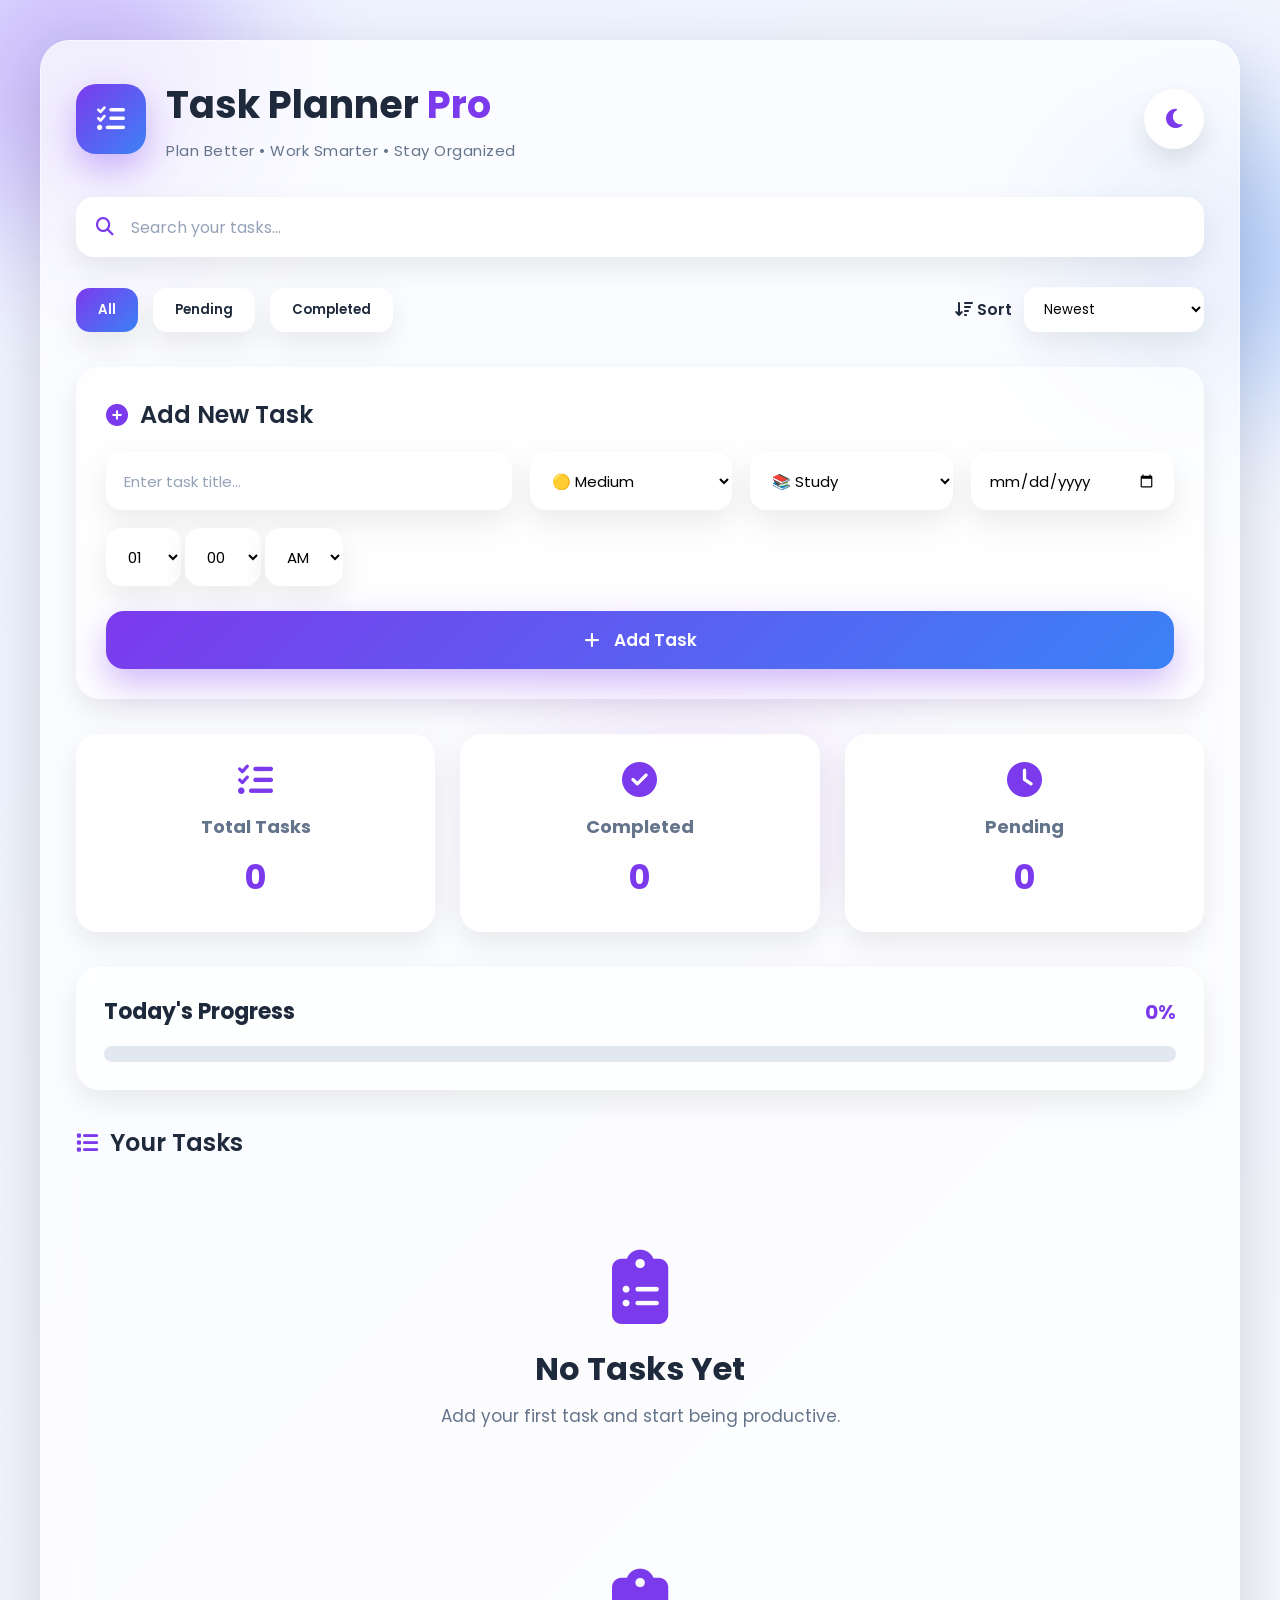
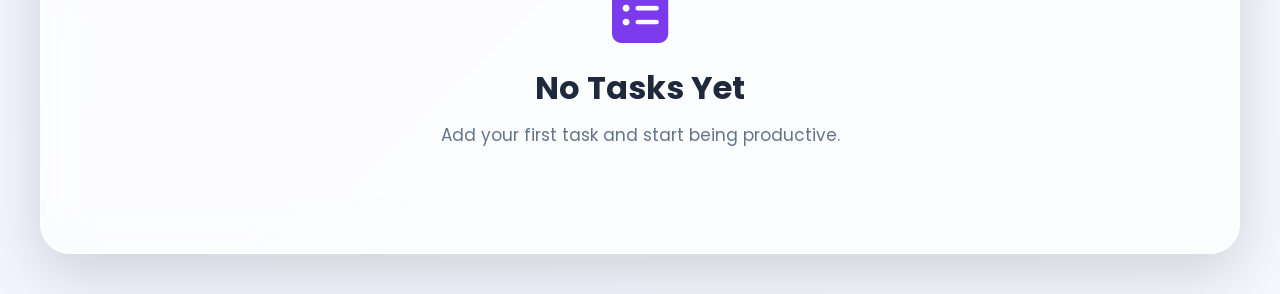
<file: backup-v1/index.html>
<!DOCTYPE html>
<html lang="en">

<head>
    <meta charset="UTF-8">
    <meta name="viewport" content="width=device-width, initial-scale=1.0">

    <title>Task Planner Pro</title>

    <!-- Google Font -->
    <link rel="preconnect" href="https://fonts.googleapis.com">
    <link rel="preconnect" href="https://fonts.gstatic.com" crossorigin>
    <link href="https://fonts.googleapis.com/css2?family=Poppins:wght@300;400;500;600;700;800&display=swap" rel="stylesheet">

    <!-- Font Awesome -->
    <link rel="stylesheet"
        href="https://cdnjs.cloudflare.com/ajax/libs/font-awesome/6.7.2/css/all.min.css">

        <link rel="manifest" href="manifest.json">

    <!-- CSS -->
    <link rel="stylesheet" href="style.css">
</head>

<body>

    <div class="background-shapes">
        <span></span>
        <span></span>
        <span></span>
    </div>

    <div class="container">

        <!-- ================= HEADER ================= -->

        <header class="header">

            <div class="logo-section">

                <div class="logo-icon">
                    <i class="fa-solid fa-list-check"></i>
                </div>

                <div>

                    <h1>Task Planner <span>Pro</span></h1>

                    <p>
                        Plan Better • Work Smarter • Stay Organized
                    </p>

                </div>

            </div>

            <button id="themeToggle" title="Toggle Theme">
                <i class="fa-solid fa-moon"></i>
            </button>

        </header>

        <!-- ================= SEARCH ================= -->

        <section class="search-section">

            <div class="search-box">

                <i class="fa-solid fa-magnifying-glass"></i>

                <input
                    type="text"
                    id="searchTask"
                    placeholder="Search your tasks..."
                >

            </div>

        </section>

        <!-- ================= FILTER ================= -->

        <section class="filter-sort-wrapper">

            <div class="filter-section">

                <button class="filter-btn active" data-filter="all">
                    All
                </button>

                <button class="filter-btn" data-filter="pending">
                    Pending
                </button>

                <button class="filter-btn" data-filter="completed">
                    Completed
                </button>

            </div>

            <div class="sort-section">

                <label for="sortTasks">
                    <i class="fa-solid fa-arrow-down-wide-short"></i>
                    Sort
                </label>

                <select id="sortTasks">

                    <option value="newest">Newest</option>

                    <option value="oldest">Oldest</option>

                    <option value="priority-high">
                        Priority High → Low
                    </option>

                    <option value="priority-low">
                        Priority Low → High
                    </option>

                    <option value="due-date">
                        Due Date
                    </option>

                    <option value="az">
                        A → Z
                    </option>

                    <option value="za">
                        Z → A
                    </option>

                </select>

            </div>

        </section>

        <!-- ================= ADD TASK ================= -->

        <section class="task-form">

            <div class="section-title">

                <i class="fa-solid fa-circle-plus"></i>

                <h2>Add New Task</h2>

            </div>

            <div class="form-grid">

                <input
                    type="text"
                    id="taskInput"
                    placeholder="Enter task title..."
                >

                <select id="priority">

                    <option value="High">
                        🔴 High
                    </option>

                    <option value="Medium" selected>
                        🟡 Medium
                    </option>

                    <option value="Low">
                        🟢 Low
                    </option>

                </select>

                <select id="category">

                    <option value="Study">
                        📚 Study
                    </option>

                    <option value="Work">
                        💼 Work
                    </option>

                    <option value="Personal">
                        🏠 Personal
                    </option>

                    <option value="Shopping">
                        🛒 Shopping
                    </option>

                    <option value="Fitness">
                        💪 Fitness
                    </option>

                </select>

                <input
                    type="date"
                    id="dueDate"
                >
                <div class="time-input">

    <select id="reminderHour">

        <option value="01">01</option>
        <option value="02">02</option>
        <option value="03">03</option>
        <option value="04">04</option>
        <option value="05">05</option>
        <option value="06">06</option>
        <option value="07">07</option>
        <option value="08">08</option>
        <option value="09">09</option>
        <option value="10">10</option>
        <option value="11">11</option>
        <option value="12">12</option>

    </select>


    <select id="reminderMinute">

        <option value="00">00</option>
        <option value="05">05</option>
        <option value="10">10</option>
        <option value="15">15</option>
        <option value="20">20</option>
        <option value="25">25</option>
        <option value="30">30</option>
        <option value="35">35</option>
        <option value="40">40</option>
        <option value="45">45</option>
        <option value="50">50</option>
        <option value="55">55</option>

    </select>


    <select id="reminderPeriod">

        <option value="AM">AM</option>

        <option value="PM">PM</option>

    </select>


</div>

            </div>

            <button id="addTaskBtn">

                <i class="fa-solid fa-plus"></i>

                Add Task

            </button>

        </section>

        <!-- ================= DASHBOARD ================= -->

        <section class="dashboard">

            <div class="card">

                <i class="fa-solid fa-list-check"></i>

                <h3>Total Tasks</h3>

                <span id="totalTasks">0</span>

            </div>

            <div class="card">

                <i class="fa-solid fa-circle-check"></i>

                <h3>Completed</h3>

                <span id="completedTasks">0</span>

            </div>

            <div class="card">

                <i class="fa-solid fa-clock"></i>

                <h3>Pending</h3>

                <span id="pendingTasks">0</span>

            </div>

        </section>

        <!-- ================= PROGRESS ================= -->

        <section class="progress-section">

            <div class="progress-header">

                <h3>Today's Progress</h3>

                <span id="progressText">0%</span>

            </div>

            <div class="progress-bar">

                <div id="progressFill"></div>

            </div>

        </section>

        <!-- ================= TASK LIST ================= -->

        <section class="task-section">

            <div class="section-title">

                <i class="fa-solid fa-list"></i>

                <h2>Your Tasks</h2>

            </div>

            <div class="task-list" id="taskList"></div>

                <div id="emptyMessage" class="empty-state">

                    <i class="fa-solid fa-clipboard-list"></i>

                    <h2>No Tasks Yet</h2>

                    <p>
                        Add your first task and start being productive.
                    </p>

                </div>

            </div>

        </section>

       </div>

    <div id="toast"></div>

    <script src="script.js"></script>

</body>
</html>
</file>
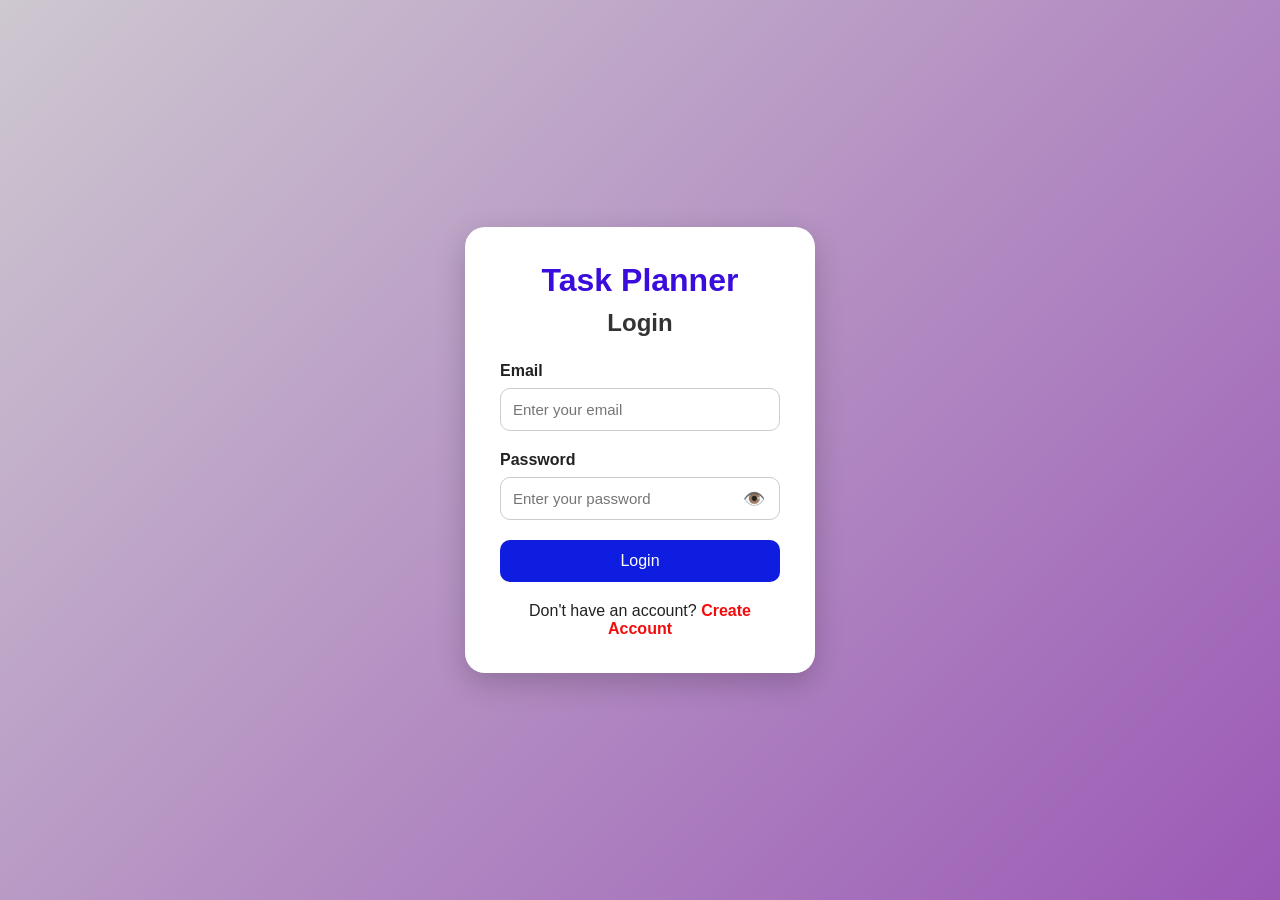
<file: login.html>
<!DOCTYPE html>
<html lang="en">

<head>

    <meta charset="UTF-8">
    <meta name="viewport" content="width=device-width, initial-scale=1.0">

    <title>Login - Task Planner</title>

    <link rel="stylesheet" href="style.css">
    <link rel="manifest" href="manifest.json">
<meta name="theme-color" content="#671b85">

</head>


<body>


<div class="login-container">


    <div class="login-box">


        <h1>Task Planner</h1>

        <h2>Login</h2>


        <form id="loginForm">


            <!-- Email -->

            <div class="input-group">

                <label>Email</label>

                <input 
                type="email"
                id="loginEmail"
                placeholder="Enter your email"
                required>

            </div>



            <!-- Password -->

            <div class="input-group">

                <label>Password</label>


                <div class="password-box">


                    <input 
                    type="password"
                    id="loginPassword"
                    placeholder="Enter your password"
                    required>


                    <span id="togglePassword">
                        👁️
                    </span>


                </div>


            </div>




            <!-- Login Button -->

            <button type="submit">
                Login
            </button>



        </form>



        <p>
            Don't have an account?

            <a href="signup.html">
                Create Account
            </a>

        </p>



    </div>


</div>



<script src="auth.js"></script>


</body>

</html>
</file>
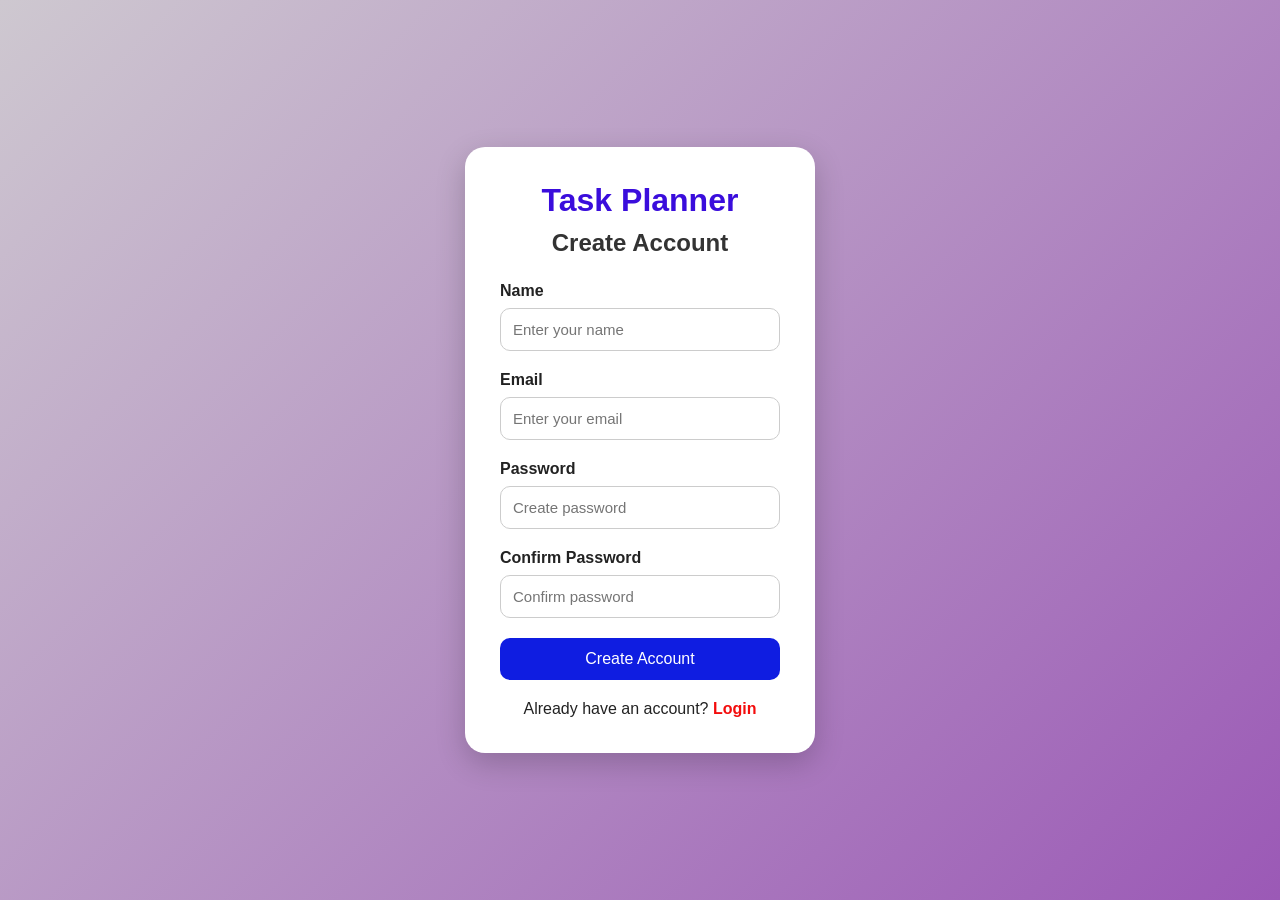
<file: signup.html>
<!DOCTYPE html>
<html lang="en">

<head>

    <meta charset="UTF-8">

    <meta name="viewport" content="width=device-width, initial-scale=1.0">

    <title>Signup - Task Planner</title>

    <link rel="stylesheet" href="style.css">

</head>


<body>


<div class="login-container">


    <div class="login-box">


        <h1>Task Planner</h1>

        <h2>Create Account</h2>


        <form id="signupForm">


            <div class="input-group">

                <label>Name</label>

                <input 
                type="text"
                id="signupName"
                placeholder="Enter your name"
                required>

            </div>



            <div class="input-group">

                <label>Email</label>

                <input 
                type="email"
                id="signupEmail"
                placeholder="Enter your email"
                required>

            </div>



            <div class="input-group">

                <label>Password</label>

                <input 
                type="password"
                id="signupPassword"
                placeholder="Create password"
                required>

            </div>



            <div class="input-group">

                <label>Confirm Password</label>

                <input 
                type="password"
                id="confirmPassword"
                placeholder="Confirm password"
                required>

            </div>



            <button type="submit">

                Create Account

            </button>



            <p>

                Already have an account?

                <a href="login.html">
                    Login
                </a>

            </p>



        </form>


    </div>


</div>
<script src="signup.js"></script>
</body>

</html>
</file>
<file: backup-v1/style.css>
/*=========================================================
            TASK PLANNER PRO v3.0
            Designed by Pragati
=========================================================*/

/*==============================
        GOOGLE FONT
==============================*/

*{
    margin:0;
    padding:0;
    box-sizing:border-box;
    font-family:'Poppins',sans-serif;
}

:root{

    /* Light Theme */

    --primary:#7C3AED;
    --primary-dark:#5B21B6;
    --secondary:#3B82F6;

    --success:#22C55E;
    --warning:#F59E0B;
    --danger:#EF4444;

    --bg:#F5F7FF;
    --bg2:#EEF2FF;

    --card:#FFFFFF;

    --text:#1E293B;
    --text-light:#64748B;

    --border:#E5E7EB;

    --shadow:
    0 12px 30px rgba(0,0,0,.08);

}

/*==============================
        BODY
==============================*/

body{

    min-height:100vh;

    background:
    linear-gradient(
    135deg,
    #EEF2FF,
    #F8FAFC,
    #DDD6FE);

    background-size:300% 300%;

    animation:bgMove 15s ease infinite;

    color:var(--text);

    overflow-x:hidden;

    padding:40px;

}

/*==============================
    BACKGROUND ANIMATION
==============================*/

@keyframes bgMove{

0%{

background-position:0% 50%;

}

50%{

background-position:100% 50%;

}

100%{

background-position:0% 50%;

}

}

/*==============================
BACKGROUND SHAPES
==============================*/

.background-shapes{

position:fixed;

inset:0;

overflow:hidden;

z-index:-1;

}

.background-shapes span{

position:absolute;

border-radius:50%;

filter:blur(70px);

opacity:.35;

animation:float 18s infinite ease-in-out;

}

.background-shapes span:nth-child(1){

width:320px;
height:320px;

background:#8B5CF6;

top:-80px;
left:-80px;

}

.background-shapes span:nth-child(2){

width:280px;
height:280px;

background:#3B82F6;

right:-60px;
top:120px;

}

.background-shapes span:nth-child(3){

width:360px;
height:360px;

background:#A855F7;

bottom:-120px;
left:40%;

}

@keyframes float{

0%{

transform:
translateY(0)
scale(1);

}

50%{

transform:
translateY(-30px)
scale(1.08);

}

100%{

transform:
translateY(0)
scale(1);

}

}

/*==============================
        CONTAINER
==============================*/

.container{

max-width:1250px;

margin:auto;

background:
rgba(255,255,255,.72);

backdrop-filter:blur(22px);

-webkit-backdrop-filter:blur(22px);

border:1px solid
rgba(255,255,255,.45);

border-radius:30px;

padding:35px;

box-shadow:

0 20px 60px rgba(0,0,0,.15);

transition:.35s;

}

.container:hover{

transform:translateY(-3px);

box-shadow:

0 30px 70px rgba(0,0,0,.18);

}

/*==============================
        HEADER
==============================*/

.header{

display:flex;

justify-content:space-between;

align-items:center;

margin-bottom:35px;

}

.logo-section{

display:flex;

align-items:center;

gap:20px;

}

.logo-icon{

width:70px;

height:70px;

display:flex;

justify-content:center;

align-items:center;

border-radius:20px;

background:

linear-gradient(
135deg,
var(--primary),
var(--secondary));

color:white;

font-size:28px;

box-shadow:

0 15px 35px rgba(124,58,237,.35);

}

.logo-section h1{

font-size:38px;

font-weight:700;

color:var(--text);

}

.logo-section span{

color:var(--primary);

}

.logo-section p{

margin-top:6px;

font-size:15px;

color:var(--text-light);

letter-spacing:.5px;

}

/*==============================
    THEME BUTTON
==============================*/

#themeToggle{

width:60px;

height:60px;

border:none;

border-radius:50%;

cursor:pointer;

font-size:22px;

background:white;

color:var(--primary);

box-shadow:

0 12px 25px rgba(0,0,0,.1);

transition:.35s;

}

#themeToggle:hover{

transform:
rotate(180deg)
scale(1.08);

background:var(--primary);

color:white;

}

/*==============================
SECTION TITLE
==============================*/

.section-title{

display:flex;

align-items:center;

gap:12px;

margin-bottom:20px;

}

.section-title i{

color:var(--primary);

font-size:22px;

}

.section-title h2{

font-size:24px;

font-weight:600;

}
/*=========================================================
                SEARCH SECTION
=========================================================*/

.search-section{

    margin-bottom:30px;

}

.search-box{

    position:relative;

}

.search-box i{

    position:absolute;

    left:20px;

    top:50%;

    transform:translateY(-50%);

    color:var(--primary);

    font-size:18px;

}

.search-box input{

    width:100%;

    height:60px;

    padding:0 20px 0 55px;

    border:none;

    border-radius:18px;

    background:white;

    box-shadow:var(--shadow);

    outline:none;

    font-size:16px;

    transition:.3s;

}

.search-box input:focus{

    border:2px solid var(--primary);

    box-shadow:
    0 0 20px rgba(124,58,237,.25);

}

/*=========================================================
                FILTER + SORT
=========================================================*/

.filter-sort-wrapper{

    display:flex;

    justify-content:space-between;

    align-items:center;

    gap:20px;

    margin-bottom:35px;

    flex-wrap:wrap;

}

.filter-section{

    display:flex;

    gap:15px;

    flex-wrap:wrap;

}

.filter-btn{

    padding:12px 22px;

    border:none;

    border-radius:14px;

    background:white;

    color:var(--text);

    cursor:pointer;

    font-weight:600;

    transition:.3s;

    box-shadow:var(--shadow);

}

.filter-btn:hover{

    transform:translateY(-3px);

}

.filter-btn.active{

    background:
    linear-gradient(
    135deg,
    var(--primary),
    var(--secondary));

    color:white;

}

.sort-section{

    display:flex;

    align-items:center;

    gap:12px;

}

.sort-section label{

    font-weight:600;

    color:var(--text);

}

.sort-section select{

    padding:12px 16px;

    border:none;

    border-radius:14px;

    background:white;

    box-shadow:var(--shadow);

    outline:none;

    cursor:pointer;

}

/*=========================================================
                TASK FORM
=========================================================*/

.task-form{

    background:rgba(255,255,255,.65);

    border-radius:24px;

    padding:30px;

    margin-bottom:35px;

    box-shadow:var(--shadow);

}

.form-grid{

    display:grid;

    grid-template-columns:
    2fr
    1fr
    1fr
    1fr;

    gap:18px;

    margin-bottom:25px;

}

.form-grid input,
.form-grid select{

    height:58px;

    padding:0 18px;

    border:none;

    border-radius:16px;

    background:white;

    font-size:15px;

    outline:none;

    box-shadow:var(--shadow);

    transition:.3s;

}

.form-grid input:focus,
.form-grid select:focus{

    border:2px solid var(--primary);

    box-shadow:
    0 0 18px rgba(124,58,237,.25);

}

/*=========================================================
                ADD BUTTON
=========================================================*/

#addTaskBtn{

    width:100%;

    height:58px;

    border:none;

    border-radius:18px;

    background:
    linear-gradient(
    135deg,
    var(--primary),
    var(--secondary));

    color:white;

    font-size:17px;

    font-weight:600;

    cursor:pointer;

    transition:.35s;

    box-shadow:
    0 15px 35px rgba(124,58,237,.35);

}

#addTaskBtn i{

    margin-right:10px;

}

#addTaskBtn:hover{

    transform:translateY(-4px);

    box-shadow:
    0 20px 45px rgba(124,58,237,.45);

}

#addTaskBtn:active{

    transform:scale(.98);

}

/*=========================================================
                INPUT PLACEHOLDER
=========================================================*/

::placeholder{

    color:#94A3B8;

}

/*=========================================================
                INPUT HOVER
=========================================================*/

input:hover,
select:hover{

    transform:translateY(-2px);

}

/*=========================================================
                    DASHBOARD
=========================================================*/

.dashboard{

    display:grid;

    grid-template-columns:repeat(3,1fr);

    gap:25px;

    margin-bottom:35px;

}

.card{

    background:rgba(255,255,255,.75);

    backdrop-filter:blur(15px);

    border-radius:22px;

    padding:28px;

    text-align:center;

    box-shadow:var(--shadow);

    transition:.35s;

    border:1px solid rgba(255,255,255,.5);

}

.card:hover{

    transform:translateY(-8px);

    box-shadow:

    0 25px 45px rgba(124,58,237,.18);

}

.card i{

    font-size:35px;

    color:var(--primary);

    margin-bottom:15px;

}

.card h3{

    font-size:18px;

    color:var(--text-light);

    margin-bottom:12px;

}

.card span{

    font-size:34px;

    font-weight:700;

    color:var(--primary);

}

/*=========================================================
                    PROGRESS
=========================================================*/

.progress-section{

    background:rgba(255,255,255,.72);

    padding:28px;

    border-radius:24px;

    box-shadow:var(--shadow);

    margin-bottom:35px;

}

.progress-header{

    display:flex;

    justify-content:space-between;

    align-items:center;

    margin-bottom:18px;

}

.progress-header h3{

    font-size:22px;

    color:var(--text);

}

#progressText{

    color:var(--primary);

    font-weight:700;

    font-size:20px;

}

.progress-bar{

    height:16px;

    border-radius:50px;

    overflow:hidden;

    background:#E2E8F0;

}

#progressFill{

    width:0%;

    height:100%;

    border-radius:50px;

    background:

    linear-gradient(

    90deg,

    var(--primary),

    var(--secondary)

    );

    transition:width .6s ease;

}

/*=========================================================
                    TASK SECTION
=========================================================*/

.task-section{

    margin-top:20px;

}

.task-list{

    display:flex;

    flex-direction:column;

    gap:22px;

}

/*=========================================================
                    TASK CARD
=========================================================*/

.task{

    background:rgba(255,255,255,.78);

    backdrop-filter:blur(14px);

    border-radius:22px;

    padding:25px;

    box-shadow:var(--shadow);

    transition:.35s;

    border-left:6px solid var(--primary);

}

.task:hover{

    transform:translateY(-6px);

    box-shadow:

    0 22px 45px rgba(124,58,237,.18);

}

.task.completed{

    opacity:.75;

    border-left:6px solid var(--success);

}

.task.completed h3{

    text-decoration:line-through;

}

.task h3{

    font-size:22px;

    margin-bottom:12px;

    color:var(--text);

}

/*=========================================================
                    TASK INFO
=========================================================*/

.task-info{

    display:flex;

    flex-wrap:wrap;

    gap:12px;

    margin-top:15px;

}

.badge{

    padding:8px 16px;

    border-radius:50px;

    font-size:13px;

    font-weight:600;

}

.priority-high{

    background:#FEE2E2;

    color:#DC2626;

}

.priority-medium{

    background:#FEF3C7;

    color:#D97706;

}

.priority-low{

    background:#DCFCE7;

    color:#16A34A;

}

.category{

    background:#EDE9FE;

    color:#7C3AED;

}

.date{

    background:#DBEAFE;

    color:#2563EB;

}

/*=========================================================
                    ACTION BUTTONS
=========================================================*/

.task-actions{

    display:flex;

    gap:15px;

    margin-top:22px;

}

.task-actions button{

    border:none;

    cursor:pointer;

    width:46px;

    height:46px;

    border-radius:14px;

    color:white;

    font-size:17px;

    transition:.3s;

}

.edit-btn{

    background:#3B82F6;

}

.complete-btn{

    background:#22C55E;

}

.delete-btn{

    background:#EF4444;

}

.task-actions button:hover{

    transform:translateY(-3px) scale(1.05);

}

/*=========================================================
                    EMPTY STATE
=========================================================*/

.empty-state{

    padding:70px 20px;

    text-align:center;

}

.empty-state i{

    font-size:75px;

    color:var(--primary);

    margin-bottom:20px;

}

.empty-state h2{

    font-size:32px;

    margin-bottom:10px;

    color:var(--text);

}

.empty-state p{

    color:var(--text-light);

    font-size:17px;

}

/*=========================================================
                    FADE ANIMATION
=========================================================*/

@keyframes fadeUp{

    from{

        opacity:0;

        transform:translateY(25px);

    }

    to{

        opacity:1;

        transform:translateY(0);

    }

}

.task{

    animation:fadeUp .45s ease;

}
/*=========================================================
                DARK MODE
=========================================================*/

body.dark{

    --bg:#0F172A;
    --bg2:#1E293B;

    --card:#1E293B;

    --text:#F8FAFC;
    --text-light:#CBD5E1;

    --border:rgba(255,255,255,.08);

    background:
    linear-gradient(
    135deg,
    #020617,
    #0F172A,
    #1E293B);

}

body.dark .container{

    background:rgba(30,41,59,.82);

    border:1px solid rgba(255,255,255,.08);

}

body.dark .task-form,
body.dark .progress-section,
body.dark .card,
body.dark .task{

    background:rgba(30,41,59,.75);

}

body.dark input,
body.dark select{

    background:#334155;

    color:white;

}

body.dark input::placeholder{

    color:#CBD5E1;

}

body.dark .search-box input{

    background:#334155;

}

body.dark .filter-btn{

    background:#334155;

    color:white;

}

body.dark .sort-section select{

    background:#334155;

    color:white;

}

body.dark #themeToggle{

    background:#334155;

    color:#FFD43B;

}

body.dark .logo-section h1,
body.dark .card h3,
body.dark .progress-header h3,
body.dark .section-title h2,
body.dark .task h3{

    color:white;

}

body.dark .logo-section p{

    color:#CBD5E1;

}

body.dark .badge.category{

    background:#4C1D95;

    color:#EDE9FE;

}

body.dark .badge.date{

    background:#1D4ED8;

    color:white;

}

/*=========================================================
                SMOOTH TRANSITIONS
=========================================================*/

body,
.container,
.card,
.task,
button,
input,
select,
.progress-section,
.task-form{

    transition:.35s ease;

}

/*=========================================================
                SCROLLBAR
=========================================================*/

::-webkit-scrollbar{

    width:10px;

}

::-webkit-scrollbar-track{

    background:#E5E7EB;

}

::-webkit-scrollbar-thumb{

    background:linear-gradient(
    var(--primary),
    var(--secondary));

    border-radius:50px;

}

body.dark::-webkit-scrollbar-track{

    background:#1E293B;

}

/*=========================================================
                RESPONSIVE
=========================================================*/

@media(max-width:992px){

    .dashboard{

        grid-template-columns:1fr;

    }

    .form-grid{

        grid-template-columns:1fr 1fr;

    }

}

@media(max-width:768px){

    body{

        padding:20px;

    }

    .container{

        padding:25px;

        border-radius:22px;

    }

    .header{

        flex-direction:column;

        gap:20px;

        text-align:center;

    }

    .logo-section{

        flex-direction:column;

    }

    .filter-sort-wrapper{

        flex-direction:column;

        align-items:stretch;

    }

    .filter-section{

        justify-content:center;

    }

    .sort-section{

        width:100%;

        justify-content:space-between;

    }

    .form-grid{

        grid-template-columns:1fr;

    }

}

@media(max-width:500px){

    .logo-section h1{

        font-size:28px;

    }

    .section-title h2{

        font-size:20px;

    }

    .card span{

        font-size:28px;

    }

    .task{

        padding:18px;

    }

    .task-actions{

        justify-content:center;

        flex-wrap:wrap;

    }

    #themeToggle{

        width:52px;

        height:52px;

    }

}

/*=========================================================
                HOVER GLOW
=========================================================*/

.card:hover,
.task:hover,
.task-form:hover,
.progress-section:hover{

    box-shadow:
    0 20px 45px rgba(124,58,237,.22);

}

/*=========================================================
                BUTTON RIPPLE EFFECT
=========================================================*/

button{

    position:relative;

    overflow:hidden;

}

/*==============================
        TOAST NOTIFICATION
==============================*/

#toast{

    position:fixed;

    top:25px;

    right:25px;

    background:linear-gradient(135deg,#7C3AED,#3B82F6);

    color:white;

    padding:16px 24px;

    border-radius:14px;

    font-weight:600;

    box-shadow:0 12px 30px rgba(0,0,0,.25);

    opacity:0;

    transform:translateX(120%);

    transition:.4s ease;

    z-index:9999;

}

#toast.show{

    opacity:1;

    transform:translateX(0);

}

/*=========================================================
                END OF FILE
=========================================================*/
</file>
<file: style.css>
/* =========================================================
   TASK PLANNER PRO V2
   ========================================================= */

/* ===========================
   RESET
=========================== */

*{
    margin:0;
    padding:0;
    box-sizing:border-box;
}

html{
    scroll-behavior:smooth;
}

body{
    font-family:'Poppins',sans-serif;
    background:#f4f7fc;
    color:#222;
    transition:.3s;
    overflow-x:hidden;
}

body.dark{
    background:#0f172a;
    color:#fff;
}

button,
input,
select{
    font-family:inherit;
}

button{
    cursor:pointer;
    border:none;
    outline:none;
}

input,
select{
    outline:none;
    border:none;
}

/* ===========================
   APP
=========================== */

.app{
    max-width:430px;
    margin:auto;
    min-height:100vh;
    padding-bottom:90px;
}

/* ===========================
   PAGES
=========================== */

.app-section{
    display:none;
    animation:fadeIn .35s ease;
}

.app-section.active{
    display:block;
}

@keyframes fadeIn{

    from{

        opacity:0;
        transform:translateY(15px);

    }

    to{

        opacity:1;
        transform:translateY(0);

    }

}

/* ===========================
   HEADER
=========================== */

.header{

    display:flex;
    justify-content:space-between;
    align-items:center;

    padding:25px 20px 15px;

}

.welcome h2{

    font-size:24px;
    font-weight:700;

}

.welcome p{

    color:#777;
    margin-top:5px;

}

body.dark .welcome p{

    color:#bbb;

}

#themeToggle{

    width:48px;
    height:48px;

    border-radius:50%;

    background:#6a1b9a;

    color:white;

    font-size:18px;

    transition:.3s;

}

#themeToggle:hover{

    transform:rotate(180deg);

}

/* ===========================
   SEARCH
=========================== */

.search{

    padding:0 20px 20px;

}

.search-box{

    display:flex;

    align-items:center;

    gap:12px;

    background:white;

    border-radius:15px;

    padding:15px 18px;

    box-shadow:0 10px 25px rgba(0,0,0,.08);

}

body.dark .search-box{

    background:#1e293b;

}

.search-box i{

    color:#6a1b9a;

}

.search-box input{

    flex:1;

    background:transparent;

    color:inherit;

    font-size:15px;

}

/* ===========================
   DASHBOARD
=========================== */

.dashboard{

    display:grid;

    grid-template-columns:repeat(3,1fr);

    gap:15px;

    padding:0 20px 20px;

}

.card{

    background:white;

    border-radius:18px;

    text-align:center;

    padding:20px 10px;

    box-shadow:0 10px 25px rgba(0,0,0,.08);

    transition:.3s;

}

.card:hover{

    transform:translateY(-5px);

}

body.dark .card{

    background:#1e293b;

}

.card i{

    font-size:24px;

    color:#6a1b9a;

    margin-bottom:12px;

}

.card h3{

    font-size:28px;

    margin-bottom:6px;

}

.card p{

    color:#777;

    font-size:14px;

}

body.dark .card p{

    color:#bbb;

}
/* ===========================
   STATISTICS
=========================== */

.statistics{

    display:grid;
    grid-template-columns:repeat(2,1fr);
    gap:15px;
    padding:0 20px 20px;

}

.stat-card{

    background:#fff;
    border-radius:18px;
    padding:18px;
    text-align:center;
    box-shadow:0 10px 25px rgba(0,0,0,.08);
    transition:.3s;

}

body.dark .stat-card{

    background:#1e293b;

}

.stat-card:hover{

    transform:translateY(-5px);

}

.stat-card i{

    color:#6a1b9a;
    font-size:24px;
    margin-bottom:10px;

}

.stat-card h3{

    font-size:26px;
    margin-bottom:5px;

}

.stat-card p{

    color:#777;
    font-size:14px;

}

body.dark .stat-card p{

    color:#bbb;

}

/* ===========================
   PROGRESS
=========================== */

.progress-section{

    padding:0 20px 20px;

}

.progress-title{

    display:flex;
    justify-content:space-between;
    margin-bottom:12px;
    font-weight:600;

}

.progress-bar{

    width:100%;
    height:12px;
    background:#ddd;
    border-radius:50px;
    overflow:hidden;

}

body.dark .progress-bar{

    background:#334155;

}

#progressFill{

    width:0%;
    height:100%;
    border-radius:50px;
    background:linear-gradient(90deg,#7b1fa2,#ba68c8);
    transition:width .5s ease;

}

/* ===========================
   QUOTE
=========================== */

.quote-box{

    margin:0 20px 20px;
    padding:18px;
    border-radius:18px;
    background:linear-gradient(135deg,#7b1fa2,#ab47bc);
    color:#fff;
    display:none;

}

.quote-box h3{

    margin-bottom:10px;

}

/* ===========================
   TASK HEADER
=========================== */

.task-top{

    display:flex;
    justify-content:space-between;
    align-items:center;
    padding:20px;
    gap:20px;
    flex-wrap:wrap;

}

.task-top h2{

    font-size:24px;

}

/* ===========================
   FILTERS
=========================== */

.filters{

    display:flex;
    gap:10px;
    flex-wrap:wrap;

}

.filters select{

    padding:10px 15px;
    border-radius:12px;
    background:#fff;
    box-shadow:0 5px 15px rgba(0,0,0,.08);

}

body.dark .filters select{

    background:#1e293b;
    color:#fff;

}

/* ===========================
   TASK LIST
=========================== */

.task-list{

    padding:0 20px 100px;
    display:flex;
    flex-direction:column;
    gap:18px;

}

.task-card{

    background:#fff;
    border-radius:18px;
    padding:18px;
    box-shadow:0 10px 25px rgba(0,0,0,.08);
    transition:.3s;
    border-left:6px solid #7b1fa2;

}

body.dark .task-card{

    background:#1e293b;

}

.task-card:hover{

    transform:translateY(-5px);

}

.task-card.high{

    border-left-color:#e53935;

}

.task-card.medium{

    border-left-color:#fb8c00;

}

.task-card.low{

    border-left-color:#43a047;

}

.task-card.completed{

    opacity:.7;

}

.task-header{

    display:flex;
    justify-content:space-between;
    align-items:center;
    gap:15px;
    margin-bottom:15px;

}

.task-header h3{

    flex:1;
    font-size:18px;
    word-break:break-word;

}

.priority{

    padding:6px 12px;
    border-radius:20px;
    font-size:12px;
    font-weight:600;
    color:#fff;

}

.priority.high{

    background:#e53935;

}

.priority.medium{

    background:#fb8c00;

}

.priority.low{

    background:#43a047;

}

.task-details{

    display:flex;
    justify-content:space-between;
    flex-wrap:wrap;
    gap:10px;
    margin-bottom:15px;
    color:#666;

}

body.dark .task-details{

    color:#ccc;

}

.task-buttons{

    display:flex;
    justify-content:flex-end;
    gap:10px;
    margin-top:15px;

}

.task-buttons button{

    width:42px;
    height:42px;
    border-radius:12px;
    color:#fff;
    font-size:16px;
    transition:.3s;

}

.task-buttons button:nth-child(1){

    background:#43a047;

}

.task-buttons button:nth-child(2){

    background:#1e88e5;

}

.task-buttons button:nth-child(3){

    background:#e53935;

}

.task-buttons button:hover{

    transform:scale(1.08);

}

/* ===========================
   EMPTY STATE
=========================== */

.empty-state{

    display:none;
    text-align:center;
    padding:60px 20px;

}

.empty-state i{

    font-size:70px;
    color:#7b1fa2;
    margin-bottom:20px;

}

.empty-state h3{

    margin-bottom:10px;

}

.empty-state p{

    color:#777;

}

body.dark .empty-state p{

    color:#bbb;

}
/* ===========================
   PAGE TITLE
=========================== */

.page-title{

    font-size:28px;
    font-weight:700;
    padding:25px 20px 15px;

}

/* ===========================
   CHARTS
=========================== */

.chart-card{

    background:#fff;
    margin:20px;
    padding:20px;
    border-radius:20px;
    box-shadow:0 10px 25px rgba(0,0,0,.08);
    min-height:320px;
    transition:.3s;

}

body.dark .chart-card{

    background:#1e293b;

}

.chart-card:hover{

    transform:translateY(-5px);

}

.chart-card canvas{

    width:100% !important;
    height:280px !important;

}

/* ===========================
   SETTINGS
=========================== */

.settings-list{

    padding:20px;
    display:flex;
    flex-direction:column;
    gap:18px;

}

.setting-item{

    display:flex;
    align-items:center;
    justify-content:space-between;
    background:#fff;
    padding:18px 20px;
    border-radius:18px;
    box-shadow:0 10px 25px rgba(0,0,0,.08);
    transition:.3s;

}

body.dark .setting-item{

    background:#1e293b;

}

.setting-item:hover{

    transform:translateX(6px);

}

.setting-item i{

    width:45px;
    height:45px;
    border-radius:50%;
    display:flex;
    align-items:center;
    justify-content:center;
    background:#7b1fa2;
    color:#fff;
    font-size:18px;

}

.setting-item span{

    flex:1;
    margin-left:15px;
    font-weight:500;

}

.logout{

    color:#e53935;

}

.logout i{

    background:#e53935;

}
.switch{

    position:relative;

    display:inline-block;

    width:55px;

    height:28px;

}

.switch input{

    display:none;

}

.slider{

    position:absolute;

    inset:0;

    background:#ccc;

    border-radius:30px;

    transition:.3s;

}

.slider::before{

    content:"";

    position:absolute;

    width:22px;

    height:22px;

    left:3px;

    top:3px;

    background:white;

    border-radius:50%;

    transition:.3s;

}

.switch input:checked + .slider{

    background:#7b1fa2;

}

.switch input:checked + .slider::before{

    transform:translateX(27px);

}
/* ===========================
   ADD TASK PAGE
=========================== */

.add-task-center{

    min-height:70vh;
    display:flex;
    flex-direction:column;
    justify-content:center;
    align-items:center;
    text-align:center;
    padding:30px;

}

.add-task-center h2{

    font-size:30px;
    margin-bottom:12px;

}

.add-task-center p{

    color:#777;

}

body.dark .add-task-center p{

    color:#bbb;

}

/* ===========================
   MODAL
=========================== */

.modal-overlay{

    position:fixed;
    inset:0;
    background:rgba(0,0,0,.45);
    display:none;
    align-items:flex-end;
    justify-content:center;
    z-index:999;

}

.modal-overlay.active{

    display:flex;

}

.bottom-sheet{

    width:100%;
    max-width:430px;
    background:#fff;
    border-radius:25px 25px 0 0;
    padding:25px;
    animation:slideUp .35s ease;

}

body.dark .bottom-sheet{

    background:#1e293b;

}

@keyframes slideUp{

    from{

        transform:translateY(100%);

    }

    to{

        transform:translateY(0);

    }

}

.sheet-header{

    display:flex;
    justify-content:space-between;
    align-items:center;
    margin-bottom:20px;

}

.sheet-header button{

    width:42px;
    height:42px;
    border-radius:50%;
    background:#eee;
    font-size:18px;

}

body.dark .sheet-header button{

    background:#334155;
    color:#fff;

}

.bottom-sheet input,
.bottom-sheet select{

    width:100%;
    padding:14px 16px;
    margin-bottom:15px;
    border-radius:12px;
    background:#f5f5f5;
    font-size:15px;

}

body.dark .bottom-sheet input,
body.dark .bottom-sheet select{

    background:#334155;
    color:#fff;

}

#addTaskBtn{

    width:100%;
    padding:15px;
    border-radius:12px;
    background:#7b1fa2;
    color:#fff;
    font-size:16px;
    font-weight:600;

}

/* ===========================
   TOAST
=========================== */

.toast{

    position:fixed;
    left:50%;
    bottom:105px;
    transform:translateX(-50%) translateY(120px);
    background:#7b1fa2;
    color:#fff;
    padding:14px 22px;
    border-radius:12px;
    z-index:1000;
    transition:.35s;
    opacity:0;

}

.toast.show{

    opacity:1;
    transform:translateX(-50%) translateY(0);

}

/* ===========================
   BOTTOM NAVIGATION
=========================== */

.bottom-nav{

    position:fixed;
    bottom:0;
    left:50%;
    transform:translateX(-50%);
    width:100%;
    max-width:430px;
    height:75px;
    background:#fff;
    display:flex;
    justify-content:space-around;
    align-items:center;
    box-shadow:0 -8px 25px rgba(0,0,0,.08);
    z-index:999;

}

body.dark .bottom-nav{

    background:#1e293b;

}

.nav-item{

    display:flex;
    flex-direction:column;
    align-items:center;
    gap:4px;
    background:none;
    color:#888;
    font-size:13px;

}

.nav-item i{

    font-size:20px;

}

.nav-item.active{

    color:#7b1fa2;

}

.add-btn{

    width:60px;
    height:60px;
    border-radius:50%;
    background:#7b1fa2;
    color:#fff;
    display:flex;
    justify-content:center;
    align-items:center;
    font-size:30px;
    margin-top:-35px;
    box-shadow:0 10px 25px rgba(123,31,162,.4);

}

/* ===========================
   RESPONSIVE
=========================== */

@media(max-width:768px){

    .dashboard{

        grid-template-columns:1fr;

    }

    .statistics{

        grid-template-columns:1fr;

    }

    .task-header{

        flex-direction:column;
        align-items:flex-start;

    }

    .task-details{

        flex-direction:column;

    }

}
.tasks-header{

    padding:20px;

}

.task-status{

    display:flex;

    gap:10px;

    margin-top:15px;

    flex-wrap:wrap;

}

.status-btn{

    padding:10px 18px;

    border-radius:25px;

    background:#ececec;

    transition:.3s;

    font-weight:600;

}

body.dark .status-btn{

    background:#334155;

    color:white;

}

.status-btn.active{

    background:#7b1fa2;

    color:white;

}
.task-status{
    padding:5px 12px;
    border-radius:20px;
    font-size:12px;
    font-weight:bold;
    display:inline-block;
}


.Overdue{

    background-color:#ffdddd;
    color:#d00000;

}
/* =========================
   LOGIN PAGE DESIGN
========================= */

.login-container {
    min-height: 100vh;
    display: flex;
    justify-content: center;
    align-items: center;
    background: linear-gradient(
        135deg,
        #cec8d0,
        #9b59b6
    );
}


.login-box {

    width: 350px;
    padding: 35px;

    background: white;

    border-radius: 20px;

    box-shadow: 0 10px 30px rgba(0,0,0,0.2);

    text-align: center;

}


.login-box h1 {

    color: #3a0ddc;
    margin-bottom: 10px;

}


.login-box h2 {

    margin-bottom: 25px;
    color: #333;

}


.input-group {

    text-align: left;
    margin-bottom: 20px;

}


.input-group label {

    display: block;
    margin-bottom: 8px;

    font-weight: 600;

}


.input-group input {

    width: 100%;

    padding: 12px;

    border-radius: 10px;

    border: 1px solid #ccc;

    outline: none;

    font-size: 15px;

}


.input-group input:focus {

    border-color: #c50e17;

}


.login-box button {

    width: 100%;

    padding: 12px;

    border: none;

    border-radius: 10px;

    background: #0f1de1;

    color: white;

    font-size: 16px;

    cursor: pointer;

    transition: 0.3s;

}


.login-box button:hover {

    opacity: 0.9;

}


.login-box p {

    margin-top: 20px;

}


.login-box a {

    color: #f30c0c;

    text-decoration: none;

    font-weight: bold;

}
.password-box {

    position: relative;

}


.password-box input {

    padding-right: 45px;

}


.password-box span {

    position: absolute;

    right: 15px;

    top: 50%;

    transform: translateY(-50%);

    cursor: pointer;

    font-size: 18px;

}
.reminder-time{

    color:#ff9800;

    font-size:14px;

    margin-top:6px;

    font-weight:500;

}
</file>
